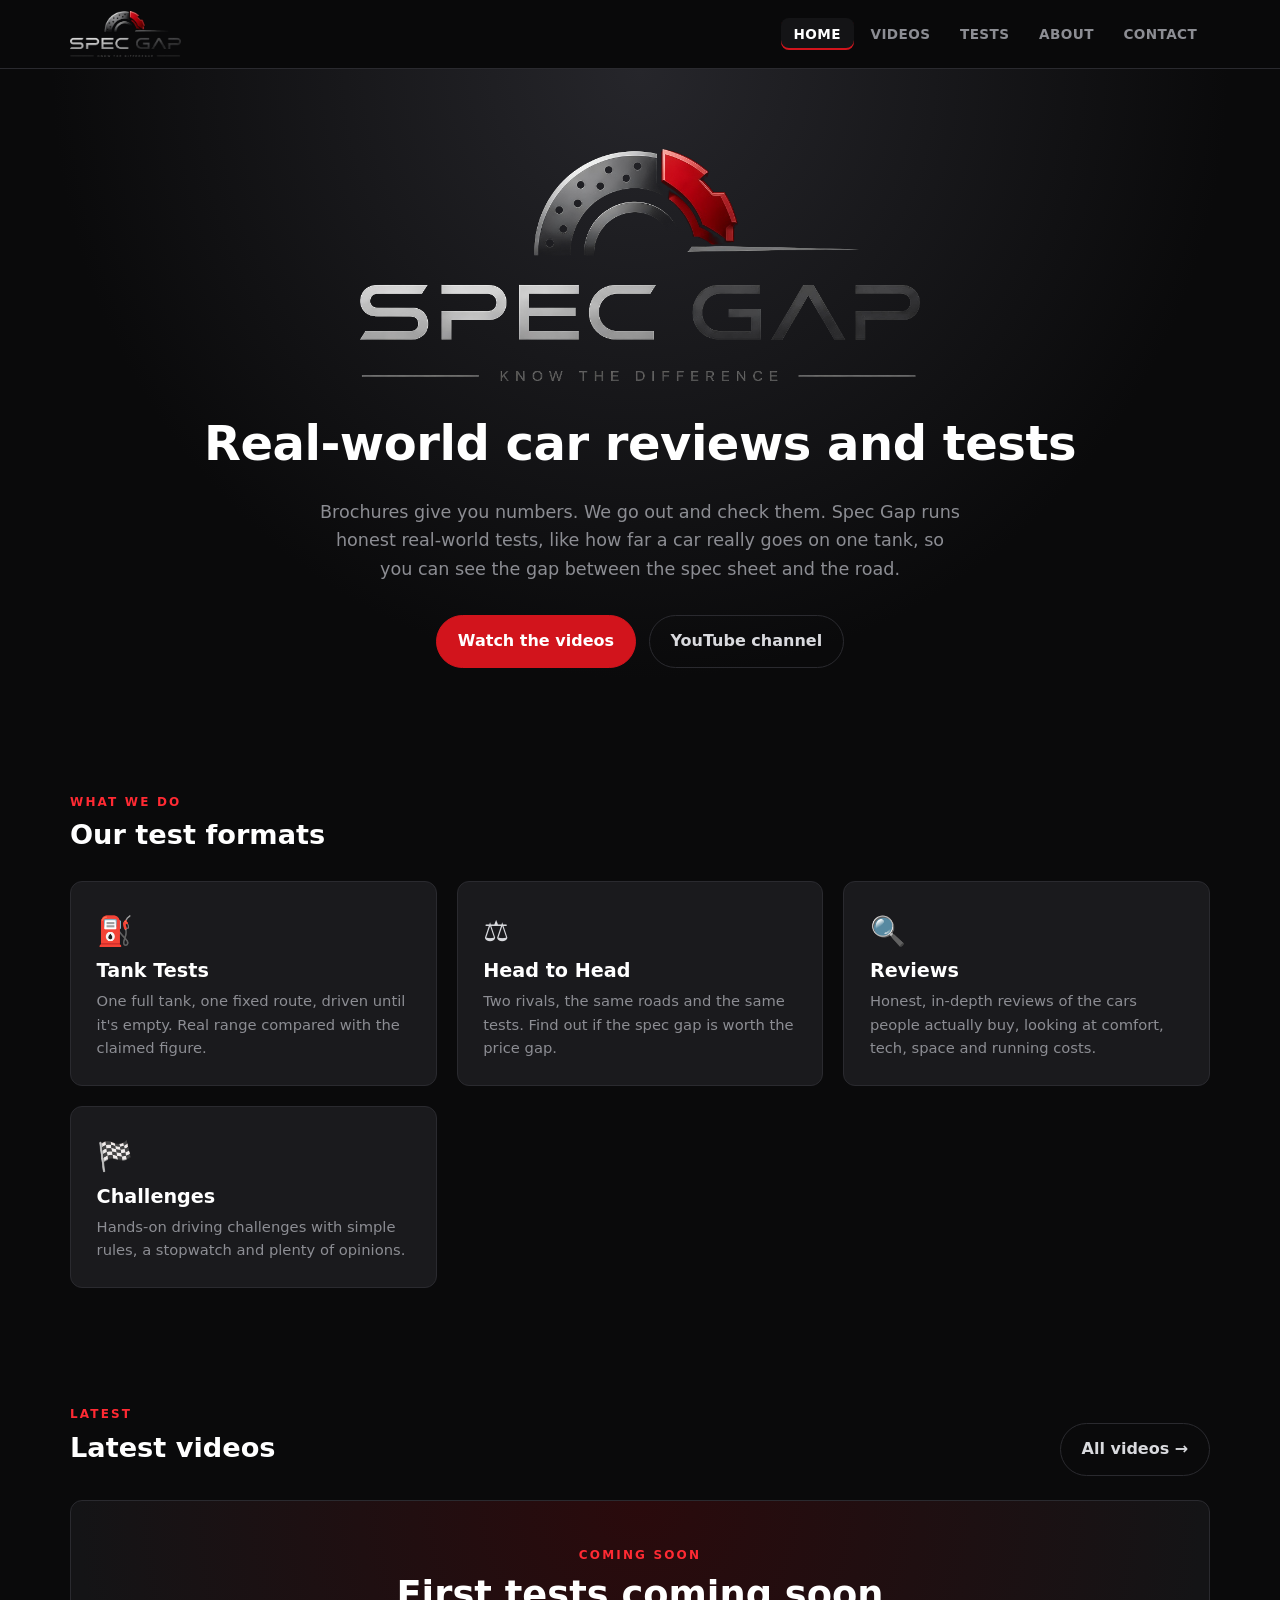
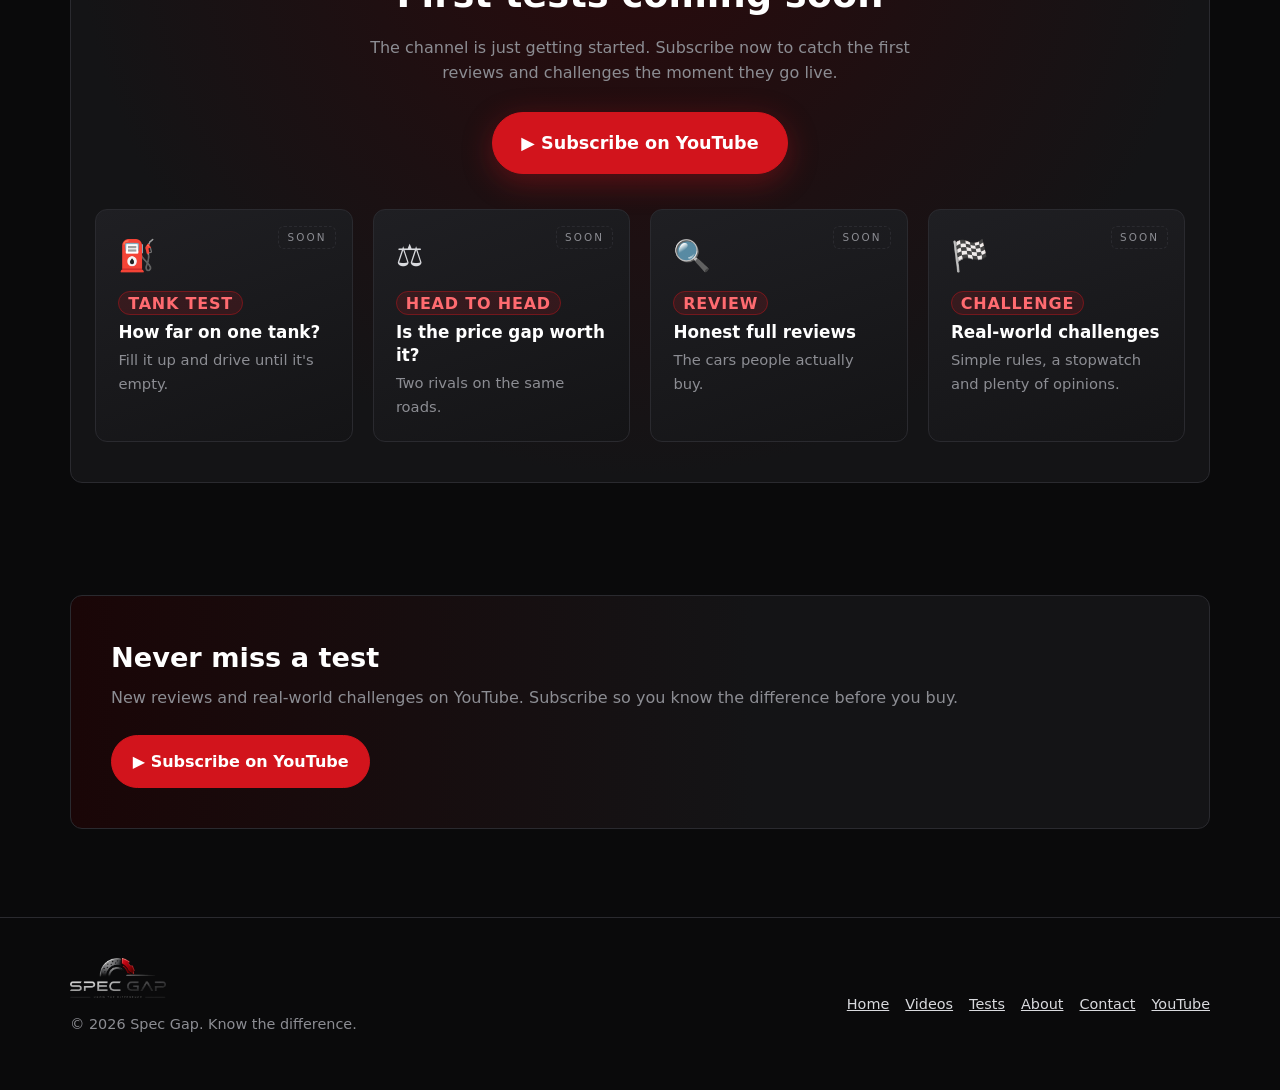
<file: index.html>
<!doctype html>
<html lang="en" data-channel="https://www.youtube.com/@specgap">
<head>
<meta charset="utf-8">
<meta name="viewport" content="width=device-width,initial-scale=1">
<title>Spec Gap | Real-World Car Reviews &amp; Road Tests</title>
<meta name="description" content="Spec Gap reviews cars and runs real-world road tests, like how far you can go on one tank of gas. Know the difference before you buy.">
<link rel="canonical" href="https://luxrepair2025-rgb.github.io/specgap/">
<meta name="robots" content="index,follow">
<meta name="theme-color" content="#0a0a0b">
<meta property="og:type" content="website">
<meta property="og:site_name" content="Spec Gap">
<meta property="og:title" content="Spec Gap | Real-World Car Reviews &amp; Road Tests">
<meta property="og:description" content="Spec Gap reviews cars and runs real-world road tests, like how far you can go on one tank of gas. Know the difference before you buy.">
<meta property="og:url" content="https://luxrepair2025-rgb.github.io/specgap/">
<meta property="og:image" content="https://luxrepair2025-rgb.github.io/specgap/assets/img/og-image.jpg">
<meta property="og:image:width" content="1200"><meta property="og:image:height" content="630">
<meta property="og:image:alt" content="Spec Gap logo: Know the difference">
<meta name="twitter:card" content="summary_large_image">
<meta name="twitter:title" content="Spec Gap | Real-World Car Reviews &amp; Road Tests">
<meta name="twitter:description" content="Spec Gap reviews cars and runs real-world road tests, like how far you can go on one tank of gas. Know the difference before you buy.">
<meta name="twitter:image" content="https://luxrepair2025-rgb.github.io/specgap/assets/img/og-image.jpg">
<link rel="icon" href="favicon.ico" sizes="any">
<link rel="icon" type="image/png" sizes="32x32" href="assets/img/favicon-32.png">
<link rel="icon" type="image/png" sizes="16x16" href="assets/img/favicon-16.png">
<link rel="apple-touch-icon" href="assets/img/apple-touch-icon.png">
<link rel="manifest" href="site.webmanifest">
<link rel="preconnect" href="https://i.ytimg.com">
<link rel="stylesheet" href="css/style.css">
<script type="application/ld+json">{"@context": "https://schema.org", "@type": "Organization", "@id": "https://luxrepair2025-rgb.github.io/specgap/#org", "name": "Spec Gap", "url": "https://luxrepair2025-rgb.github.io/specgap/", "logo": "https://luxrepair2025-rgb.github.io/specgap/assets/img/logo.png", "slogan": "Know the difference", "sameAs": ["https://www.youtube.com/@specgap"]}</script>
<script type="application/ld+json">{"@context": "https://schema.org", "@type": "WebSite", "@id": "https://luxrepair2025-rgb.github.io/specgap/#website", "name": "Spec Gap", "url": "https://luxrepair2025-rgb.github.io/specgap/", "publisher": {"@id": "https://luxrepair2025-rgb.github.io/specgap/#org"}, "inLanguage": "en"}</script>
<script type="application/ld+json">{"@context": "https://schema.org", "@type": "BreadcrumbList", "itemListElement": [{"@type": "ListItem", "position": 1, "name": "Home", "item": "https://luxrepair2025-rgb.github.io/specgap/"}]}</script>
</head>
<body>
<a class="skip" href="#main">Skip to content</a>
<header class="site"><div class="wrap">
<a class="brand" href="index.html" aria-label="Spec Gap home"><img src="assets/img/logo-600.png" alt="Spec Gap" width="600" height="249"></a>
<nav aria-label="Main"><button class="menu-btn" aria-expanded="false" aria-controls="menu" aria-label="Toggle menu">&#9776;</button><ul id="menu"><li><a href="index.html" aria-current="page">Home</a></li><li><a href="videos.html">Videos</a></li><li><a href="tests.html">Tests</a></li><li><a href="about.html">About</a></li><li><a href="contact.html">Contact</a></li></ul></nav>
</div></header>
<main id="main">
<section class="hero"><div class="wrap">
<img class="logo" src="assets/img/logo.png" alt="Spec Gap logo: brake disc with red caliper, tagline Know the Difference" width="983" height="408" fetchpriority="high">
<h1>Real-world car reviews and tests</h1>
<p>Brochures give you numbers. We go out and check them. Spec Gap runs honest real-world tests, like how far a car really goes on one tank, so you can see the gap between the spec sheet and the road.</p>
<div class="cta"><a class="btn btn-red" href="videos.html">Watch the videos</a><a class="btn btn-ghost" href="https://www.youtube.com/@specgap" target="_blank" rel="noopener">YouTube channel</a></div>
</div></section>

<section aria-labelledby="fmt"><div class="wrap"><span class="eyebrow">What we do</span><h2 id="fmt">Our test formats</h2>
<div class="grid" style="margin-top:1.5rem">
<a class="card feature" href="videos.html?category=Tank%20Test" style="text-decoration:none"><div class="icon" aria-hidden="true">&#9981;</div><h3>Tank Tests</h3><p>One full tank, one fixed route, driven until it's empty. Real range compared with the claimed figure.</p></a>
<a class="card feature" href="videos.html?category=Head%20to%20Head" style="text-decoration:none"><div class="icon" aria-hidden="true">&#9878;</div><h3>Head to Head</h3><p>Two rivals, the same roads and the same tests. Find out if the spec gap is worth the price gap.</p></a>
<a class="card feature" href="videos.html?category=Review" style="text-decoration:none"><div class="icon" aria-hidden="true">&#128269;</div><h3>Reviews</h3><p>Honest, in-depth reviews of the cars people actually buy, looking at comfort, tech, space and running costs.</p></a>
<a class="card feature" href="videos.html?category=Challenge" style="text-decoration:none"><div class="icon" aria-hidden="true">&#127937;</div><h3>Challenges</h3><p>Hands-on driving challenges with simple rules, a stopwatch and plenty of opinions.</p></a>
</div></div></section>
<section aria-labelledby="lv"><div class="wrap"><div class="sec-head"><div><span class="eyebrow">Latest</span><h2 id="lv">Latest videos</h2></div><a class="btn btn-ghost" href="videos.html">All videos &rarr;</a></div>
<div id="latest-videos"><div class="soon"><span class="eyebrow">Coming soon</span><h2>First tests coming soon</h2><p>The channel is just getting started. Subscribe now to catch the first reviews and challenges the moment they go live.</p>
<a class="btn btn-red btn-lg" href="https://www.youtube.com/@specgap?sub_confirmation=1" target="_blank" rel="noopener">&#9654; Subscribe on YouTube</a>
<div class="grid teasers">
<div class="card teaser"><div class="tz" aria-hidden="true">&#9981;</div><span class="tag">Tank Test</span><h3>How far on one tank?</h3><p>Fill it up and drive until it's empty.</p></div>
<div class="card teaser"><div class="tz" aria-hidden="true">&#9878;</div><span class="tag">Head to Head</span><h3>Is the price gap worth it?</h3><p>Two rivals on the same roads.</p></div>
<div class="card teaser"><div class="tz" aria-hidden="true">&#128269;</div><span class="tag">Review</span><h3>Honest full reviews</h3><p>The cars people actually buy.</p></div>
<div class="card teaser"><div class="tz" aria-hidden="true">&#127937;</div><span class="tag">Challenge</span><h3>Real-world challenges</h3><p>Simple rules, a stopwatch and plenty of opinions.</p></div>
</div></div></div></div></section>
<section><div class="wrap"><div class="cta-band"><div><h2>Never miss a test</h2><p>New reviews and real-world challenges on YouTube. Subscribe so you know the difference before you buy.</p></div>
<a class="btn btn-red" href="https://www.youtube.com/@specgap?sub_confirmation=1" target="_blank" rel="noopener">&#9654; Subscribe on YouTube</a></div></div></section>
</main>
<footer class="site"><div class="wrap">
<div><img src="assets/img/logo-600.png" alt="Spec Gap" width="600" height="249" loading="lazy"><p>&copy; <span id="year">2026</span> Spec Gap. Know the difference.</p></div>
<ul><li><a href="index.html" aria-current="page">Home</a></li><li><a href="videos.html">Videos</a></li><li><a href="tests.html">Tests</a></li><li><a href="about.html">About</a></li><li><a href="contact.html">Contact</a></li><li><a href="https://www.youtube.com/@specgap" target="_blank" rel="noopener">YouTube</a></li></ul>
</div></footer>
<script src="videos.js" defer></script>
<script src="js/main.js" defer></script>
</body>
</html>
</file>
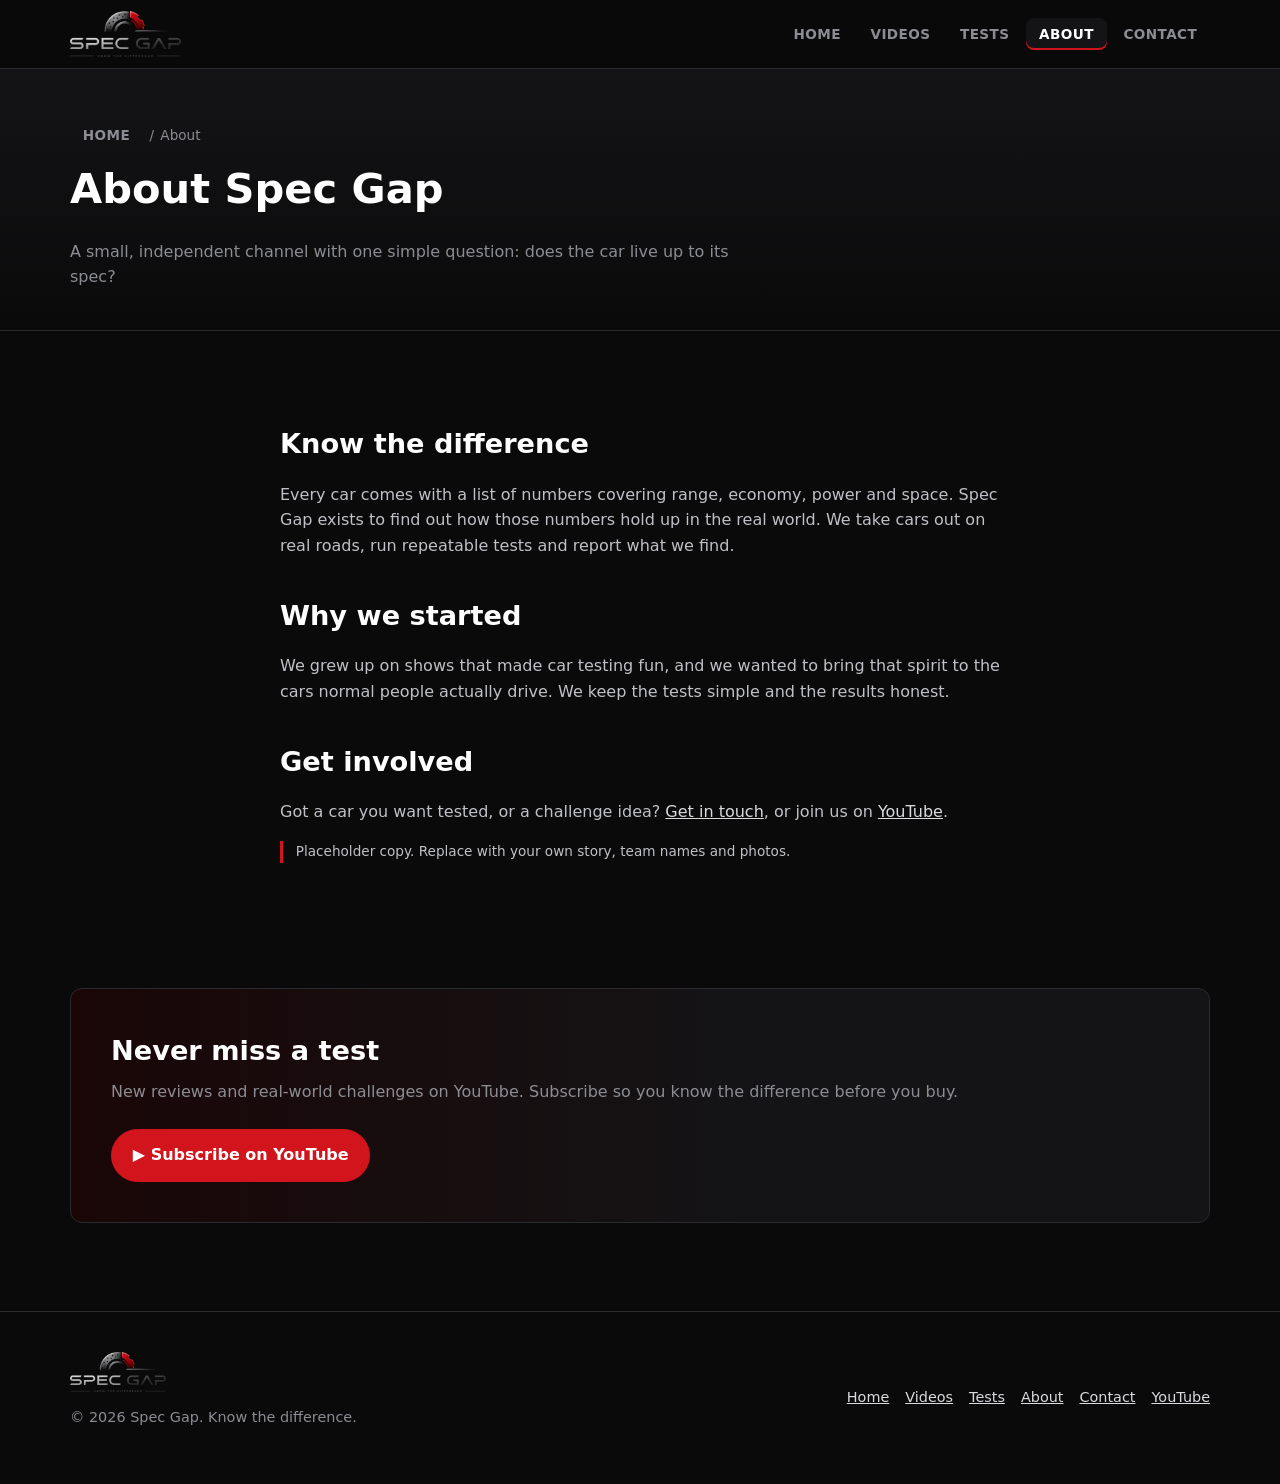
<file: about.html>
<!doctype html>
<html lang="en" data-channel="https://www.youtube.com/@specgap">
<head>
<meta charset="utf-8">
<meta name="viewport" content="width=device-width,initial-scale=1">
<title>About Spec Gap | Independent Car Review Channel</title>
<meta name="description" content="Spec Gap is an independent YouTube channel that reviews cars and runs real-world tests to show the gap between the spec sheet and the road.">
<link rel="canonical" href="https://luxrepair2025-rgb.github.io/specgap/about.html">
<meta name="robots" content="index,follow">
<meta name="theme-color" content="#0a0a0b">
<meta property="og:type" content="website">
<meta property="og:site_name" content="Spec Gap">
<meta property="og:title" content="About Spec Gap | Independent Car Review Channel">
<meta property="og:description" content="Spec Gap is an independent YouTube channel that reviews cars and runs real-world tests to show the gap between the spec sheet and the road.">
<meta property="og:url" content="https://luxrepair2025-rgb.github.io/specgap/about.html">
<meta property="og:image" content="https://luxrepair2025-rgb.github.io/specgap/assets/img/og-image.jpg">
<meta property="og:image:width" content="1200"><meta property="og:image:height" content="630">
<meta property="og:image:alt" content="Spec Gap logo: Know the difference">
<meta name="twitter:card" content="summary_large_image">
<meta name="twitter:title" content="About Spec Gap | Independent Car Review Channel">
<meta name="twitter:description" content="Spec Gap is an independent YouTube channel that reviews cars and runs real-world tests to show the gap between the spec sheet and the road.">
<meta name="twitter:image" content="https://luxrepair2025-rgb.github.io/specgap/assets/img/og-image.jpg">
<link rel="icon" href="favicon.ico" sizes="any">
<link rel="icon" type="image/png" sizes="32x32" href="assets/img/favicon-32.png">
<link rel="icon" type="image/png" sizes="16x16" href="assets/img/favicon-16.png">
<link rel="apple-touch-icon" href="assets/img/apple-touch-icon.png">
<link rel="manifest" href="site.webmanifest">
<link rel="preconnect" href="https://i.ytimg.com">
<link rel="stylesheet" href="css/style.css">
<script type="application/ld+json">{"@context": "https://schema.org", "@type": "Organization", "@id": "https://luxrepair2025-rgb.github.io/specgap/#org", "name": "Spec Gap", "url": "https://luxrepair2025-rgb.github.io/specgap/", "logo": "https://luxrepair2025-rgb.github.io/specgap/assets/img/logo.png", "slogan": "Know the difference", "sameAs": ["https://www.youtube.com/@specgap"]}</script>
<script type="application/ld+json">{"@context": "https://schema.org", "@type": "BreadcrumbList", "itemListElement": [{"@type": "ListItem", "position": 1, "name": "Home", "item": "https://luxrepair2025-rgb.github.io/specgap/"}, {"@type": "ListItem", "position": 2, "name": "About", "item": "https://luxrepair2025-rgb.github.io/specgap/about.html"}]}</script>
</head>
<body>
<a class="skip" href="#main">Skip to content</a>
<header class="site"><div class="wrap">
<a class="brand" href="index.html" aria-label="Spec Gap home"><img src="assets/img/logo-600.png" alt="Spec Gap" width="600" height="249"></a>
<nav aria-label="Main"><button class="menu-btn" aria-expanded="false" aria-controls="menu" aria-label="Toggle menu">&#9776;</button><ul id="menu"><li><a href="index.html">Home</a></li><li><a href="videos.html">Videos</a></li><li><a href="tests.html">Tests</a></li><li><a href="about.html" aria-current="page">About</a></li><li><a href="contact.html">Contact</a></li></ul></nav>
</div></header>
<main id="main">
<div class="page-head"><div class="wrap"><nav class="crumbs" aria-label="Breadcrumb"><ol><li><a href="index.html">Home</a></li><li aria-current="page">About</li></ol></nav>
<h1>About Spec Gap</h1><p>A small, independent channel with one simple question: does the car live up to its spec?</p></div></div><section><div class="wrap prose">
<h2>Know the difference</h2><p>Every car comes with a list of numbers covering range, economy, power and space. Spec Gap exists to find out how those numbers hold up in the real world. We take cars out on real roads, run repeatable tests and report what we find.</p>
<h2>Why we started</h2><p>We grew up on shows that made car testing fun, and we wanted to bring that spirit to the cars normal people actually drive. We keep the tests simple and the results honest.</p>
<h2>Get involved</h2><p>Got a car you want tested, or a challenge idea? <a href="contact.html">Get in touch</a>, or join us on <a href="https://www.youtube.com/@specgap" target="_blank" rel="noopener">YouTube</a>.</p>
<p class="note">Placeholder copy. Replace with your own story, team names and photos.</p></div></section><section><div class="wrap"><div class="cta-band"><div><h2>Never miss a test</h2><p>New reviews and real-world challenges on YouTube. Subscribe so you know the difference before you buy.</p></div>
<a class="btn btn-red" href="https://www.youtube.com/@specgap?sub_confirmation=1" target="_blank" rel="noopener">&#9654; Subscribe on YouTube</a></div></div></section>
</main>
<footer class="site"><div class="wrap">
<div><img src="assets/img/logo-600.png" alt="Spec Gap" width="600" height="249" loading="lazy"><p>&copy; <span id="year">2026</span> Spec Gap. Know the difference.</p></div>
<ul><li><a href="index.html">Home</a></li><li><a href="videos.html">Videos</a></li><li><a href="tests.html">Tests</a></li><li><a href="about.html" aria-current="page">About</a></li><li><a href="contact.html">Contact</a></li><li><a href="https://www.youtube.com/@specgap" target="_blank" rel="noopener">YouTube</a></li></ul>
</div></footer>
<script src="videos.js" defer></script>
<script src="js/main.js" defer></script>
</body>
</html>
</file>
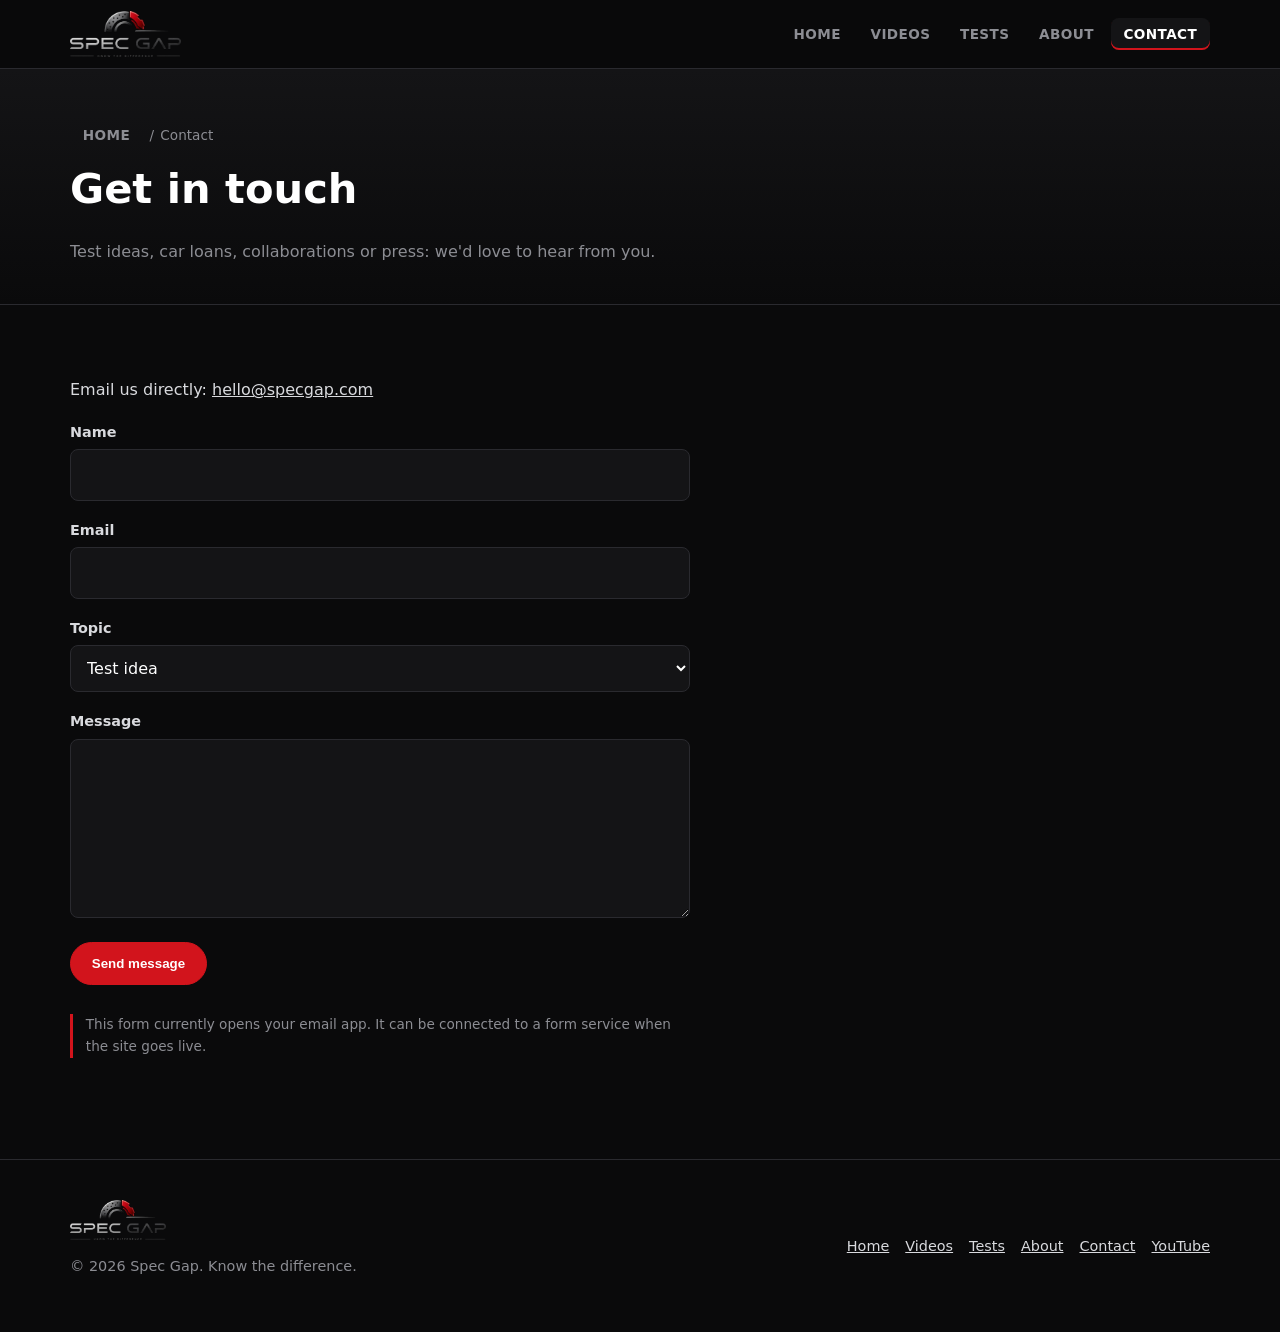
<file: contact.html>
<!doctype html>
<html lang="en" data-channel="https://www.youtube.com/@specgap">
<head>
<meta charset="utf-8">
<meta name="viewport" content="width=device-width,initial-scale=1">
<title>Contact Spec Gap | Test Ideas, Collaborations &amp; Press</title>
<meta name="description" content="Contact Spec Gap with test ideas, car loans, brand collaborations or press enquiries.">
<link rel="canonical" href="https://luxrepair2025-rgb.github.io/specgap/contact.html">
<meta name="robots" content="index,follow">
<meta name="theme-color" content="#0a0a0b">
<meta property="og:type" content="website">
<meta property="og:site_name" content="Spec Gap">
<meta property="og:title" content="Contact Spec Gap | Test Ideas, Collaborations &amp; Press">
<meta property="og:description" content="Contact Spec Gap with test ideas, car loans, brand collaborations or press enquiries.">
<meta property="og:url" content="https://luxrepair2025-rgb.github.io/specgap/contact.html">
<meta property="og:image" content="https://luxrepair2025-rgb.github.io/specgap/assets/img/og-image.jpg">
<meta property="og:image:width" content="1200"><meta property="og:image:height" content="630">
<meta property="og:image:alt" content="Spec Gap logo: Know the difference">
<meta name="twitter:card" content="summary_large_image">
<meta name="twitter:title" content="Contact Spec Gap | Test Ideas, Collaborations &amp; Press">
<meta name="twitter:description" content="Contact Spec Gap with test ideas, car loans, brand collaborations or press enquiries.">
<meta name="twitter:image" content="https://luxrepair2025-rgb.github.io/specgap/assets/img/og-image.jpg">
<link rel="icon" href="favicon.ico" sizes="any">
<link rel="icon" type="image/png" sizes="32x32" href="assets/img/favicon-32.png">
<link rel="icon" type="image/png" sizes="16x16" href="assets/img/favicon-16.png">
<link rel="apple-touch-icon" href="assets/img/apple-touch-icon.png">
<link rel="manifest" href="site.webmanifest">
<link rel="preconnect" href="https://i.ytimg.com">
<link rel="stylesheet" href="css/style.css">
<script type="application/ld+json">{"@context": "https://schema.org", "@type": "Organization", "@id": "https://luxrepair2025-rgb.github.io/specgap/#org", "name": "Spec Gap", "url": "https://luxrepair2025-rgb.github.io/specgap/", "logo": "https://luxrepair2025-rgb.github.io/specgap/assets/img/logo.png", "slogan": "Know the difference", "sameAs": ["https://www.youtube.com/@specgap"]}</script>
<script type="application/ld+json">{"@context": "https://schema.org", "@type": "BreadcrumbList", "itemListElement": [{"@type": "ListItem", "position": 1, "name": "Home", "item": "https://luxrepair2025-rgb.github.io/specgap/"}, {"@type": "ListItem", "position": 2, "name": "Contact", "item": "https://luxrepair2025-rgb.github.io/specgap/contact.html"}]}</script>
</head>
<body>
<a class="skip" href="#main">Skip to content</a>
<header class="site"><div class="wrap">
<a class="brand" href="index.html" aria-label="Spec Gap home"><img src="assets/img/logo-600.png" alt="Spec Gap" width="600" height="249"></a>
<nav aria-label="Main"><button class="menu-btn" aria-expanded="false" aria-controls="menu" aria-label="Toggle menu">&#9776;</button><ul id="menu"><li><a href="index.html">Home</a></li><li><a href="videos.html">Videos</a></li><li><a href="tests.html">Tests</a></li><li><a href="about.html">About</a></li><li><a href="contact.html" aria-current="page">Contact</a></li></ul></nav>
</div></header>
<main id="main">
<div class="page-head"><div class="wrap"><nav class="crumbs" aria-label="Breadcrumb"><ol><li><a href="index.html">Home</a></li><li aria-current="page">Contact</li></ol></nav>
<h1>Get in touch</h1><p>Test ideas, car loans, collaborations or press: we'd love to hear from you.</p></div></div><section><div class="wrap">
<p>Email us directly: <a href="mailto:hello@specgap.com">hello@specgap.com</a></p>
<form action="mailto:hello@specgap.com" method="post" enctype="text/plain">
<!-- PLACEHOLDER FORM: on Netlify add the attribute data-netlify="true" and name="contact" and remove action; or point action at Formspree etc. -->
<div><label for="name">Name</label><input id="name" name="name" autocomplete="name" required></div>
<div><label for="email">Email</label><input id="email" name="email" type="email" autocomplete="email" required></div>
<div><label for="topic">Topic</label><select id="topic" name="topic"><option>Test idea</option><option>Car loan / collaboration</option><option>Press</option><option>Other</option></select></div>
<div><label for="msg">Message</label><textarea id="msg" name="message" rows="6" required></textarea></div>
<div><button class="btn btn-red" type="submit">Send message</button></div>
<p class="note">This form currently opens your email app. It can be connected to a form service when the site goes live.</p>
</form></div></section>
</main>
<footer class="site"><div class="wrap">
<div><img src="assets/img/logo-600.png" alt="Spec Gap" width="600" height="249" loading="lazy"><p>&copy; <span id="year">2026</span> Spec Gap. Know the difference.</p></div>
<ul><li><a href="index.html">Home</a></li><li><a href="videos.html">Videos</a></li><li><a href="tests.html">Tests</a></li><li><a href="about.html">About</a></li><li><a href="contact.html" aria-current="page">Contact</a></li><li><a href="https://www.youtube.com/@specgap" target="_blank" rel="noopener">YouTube</a></li></ul>
</div></footer>
<script src="videos.js" defer></script>
<script src="js/main.js" defer></script>
</body>
</html>
</file>
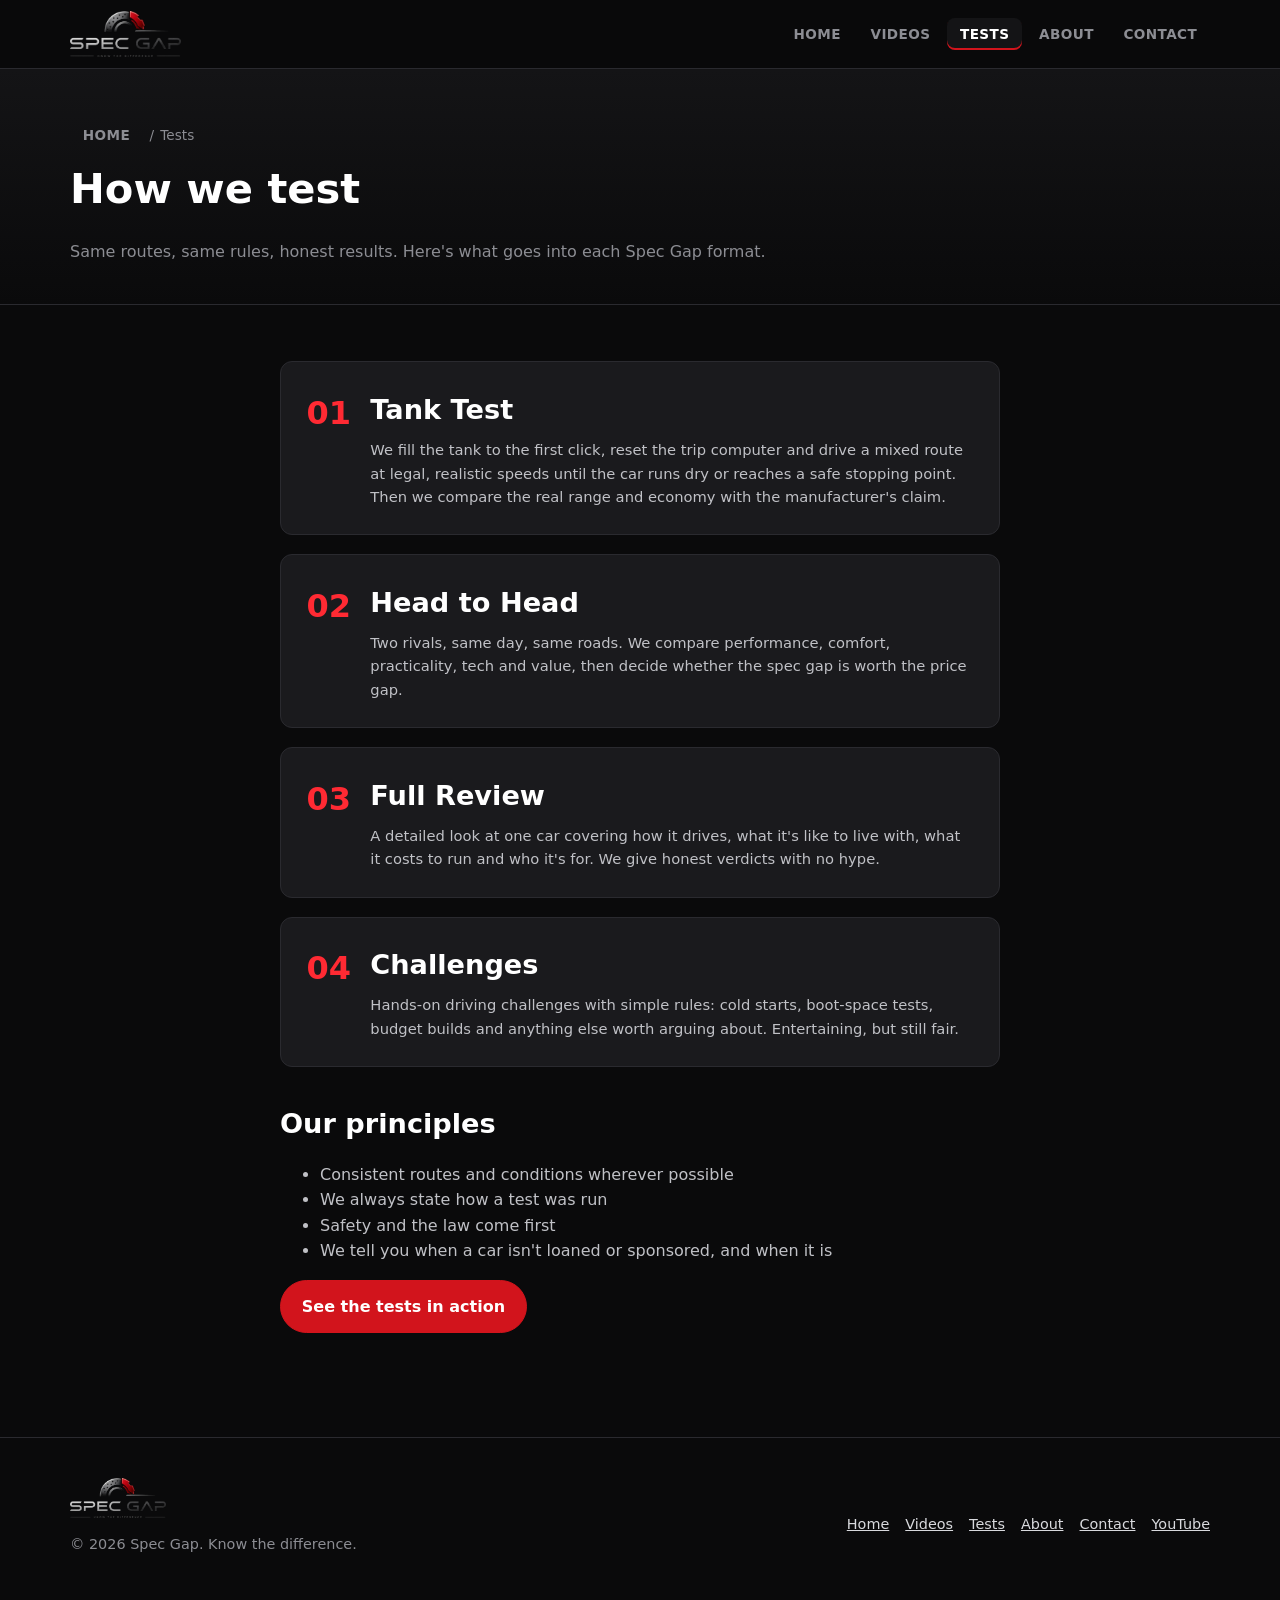
<file: tests.html>
<!doctype html>
<html lang="en" data-channel="https://www.youtube.com/@specgap">
<head>
<meta charset="utf-8">
<meta name="viewport" content="width=device-width,initial-scale=1">
<title>Our Test Formats | How Spec Gap Tests Cars</title>
<meta name="description" content="How Spec Gap tests cars: one-tank range runs, head-to-head comparisons, in-depth reviews and real-world driving challenges, with consistent methods you can trust.">
<link rel="canonical" href="https://luxrepair2025-rgb.github.io/specgap/tests.html">
<meta name="robots" content="index,follow">
<meta name="theme-color" content="#0a0a0b">
<meta property="og:type" content="website">
<meta property="og:site_name" content="Spec Gap">
<meta property="og:title" content="Our Test Formats | How Spec Gap Tests Cars">
<meta property="og:description" content="How Spec Gap tests cars: one-tank range runs, head-to-head comparisons, in-depth reviews and real-world driving challenges, with consistent methods you can trust.">
<meta property="og:url" content="https://luxrepair2025-rgb.github.io/specgap/tests.html">
<meta property="og:image" content="https://luxrepair2025-rgb.github.io/specgap/assets/img/og-image.jpg">
<meta property="og:image:width" content="1200"><meta property="og:image:height" content="630">
<meta property="og:image:alt" content="Spec Gap logo: Know the difference">
<meta name="twitter:card" content="summary_large_image">
<meta name="twitter:title" content="Our Test Formats | How Spec Gap Tests Cars">
<meta name="twitter:description" content="How Spec Gap tests cars: one-tank range runs, head-to-head comparisons, in-depth reviews and real-world driving challenges, with consistent methods you can trust.">
<meta name="twitter:image" content="https://luxrepair2025-rgb.github.io/specgap/assets/img/og-image.jpg">
<link rel="icon" href="favicon.ico" sizes="any">
<link rel="icon" type="image/png" sizes="32x32" href="assets/img/favicon-32.png">
<link rel="icon" type="image/png" sizes="16x16" href="assets/img/favicon-16.png">
<link rel="apple-touch-icon" href="assets/img/apple-touch-icon.png">
<link rel="manifest" href="site.webmanifest">
<link rel="preconnect" href="https://i.ytimg.com">
<link rel="stylesheet" href="css/style.css">
<script type="application/ld+json">{"@context": "https://schema.org", "@type": "Organization", "@id": "https://luxrepair2025-rgb.github.io/specgap/#org", "name": "Spec Gap", "url": "https://luxrepair2025-rgb.github.io/specgap/", "logo": "https://luxrepair2025-rgb.github.io/specgap/assets/img/logo.png", "slogan": "Know the difference", "sameAs": ["https://www.youtube.com/@specgap"]}</script>
<script type="application/ld+json">{"@context": "https://schema.org", "@type": "BreadcrumbList", "itemListElement": [{"@type": "ListItem", "position": 1, "name": "Home", "item": "https://luxrepair2025-rgb.github.io/specgap/"}, {"@type": "ListItem", "position": 2, "name": "Tests", "item": "https://luxrepair2025-rgb.github.io/specgap/tests.html"}]}</script>
</head>
<body>
<a class="skip" href="#main">Skip to content</a>
<header class="site"><div class="wrap">
<a class="brand" href="index.html" aria-label="Spec Gap home"><img src="assets/img/logo-600.png" alt="Spec Gap" width="600" height="249"></a>
<nav aria-label="Main"><button class="menu-btn" aria-expanded="false" aria-controls="menu" aria-label="Toggle menu">&#9776;</button><ul id="menu"><li><a href="index.html">Home</a></li><li><a href="videos.html">Videos</a></li><li><a href="tests.html" aria-current="page">Tests</a></li><li><a href="about.html">About</a></li><li><a href="contact.html">Contact</a></li></ul></nav>
</div></header>
<main id="main">
<div class="page-head"><div class="wrap"><nav class="crumbs" aria-label="Breadcrumb"><ol><li><a href="index.html">Home</a></li><li aria-current="page">Tests</li></ol></nav>
<h1>How we test</h1><p>Same routes, same rules, honest results. Here's what goes into each Spec Gap format.</p></div></div><section><div class="wrap prose">
<article class="card test"><div class="num">01</div><div><h2 style="margin-top:0">Tank Test</h2><p>We fill the tank to the first click, reset the trip computer and drive a mixed route at legal, realistic speeds until the car runs dry or reaches a safe stopping point. Then we compare the real range and economy with the manufacturer's claim.</p></div></article>
<article class="card test"><div class="num">02</div><div><h2 style="margin-top:0">Head to Head</h2><p>Two rivals, same day, same roads. We compare performance, comfort, practicality, tech and value, then decide whether the spec gap is worth the price gap.</p></div></article>
<article class="card test"><div class="num">03</div><div><h2 style="margin-top:0">Full Review</h2><p>A detailed look at one car covering how it drives, what it's like to live with, what it costs to run and who it's for. We give honest verdicts with no hype.</p></div></article>
<article class="card test"><div class="num">04</div><div><h2 style="margin-top:0">Challenges</h2><p>Hands-on driving challenges with simple rules: cold starts, boot-space tests, budget builds and anything else worth arguing about. Entertaining, but still fair.</p></div></article>
<h2>Our principles</h2><ul><li>Consistent routes and conditions wherever possible</li><li>We always state how a test was run</li><li>Safety and the law come first</li><li>We tell you when a car isn't loaned or sponsored, and when it is</li></ul>
<p><a class="btn btn-red" href="videos.html">See the tests in action</a></p></div></section>
</main>
<footer class="site"><div class="wrap">
<div><img src="assets/img/logo-600.png" alt="Spec Gap" width="600" height="249" loading="lazy"><p>&copy; <span id="year">2026</span> Spec Gap. Know the difference.</p></div>
<ul><li><a href="index.html">Home</a></li><li><a href="videos.html">Videos</a></li><li><a href="tests.html" aria-current="page">Tests</a></li><li><a href="about.html">About</a></li><li><a href="contact.html">Contact</a></li><li><a href="https://www.youtube.com/@specgap" target="_blank" rel="noopener">YouTube</a></li></ul>
</div></footer>
<script src="videos.js" defer></script>
<script src="js/main.js" defer></script>
</body>
</html>
</file>
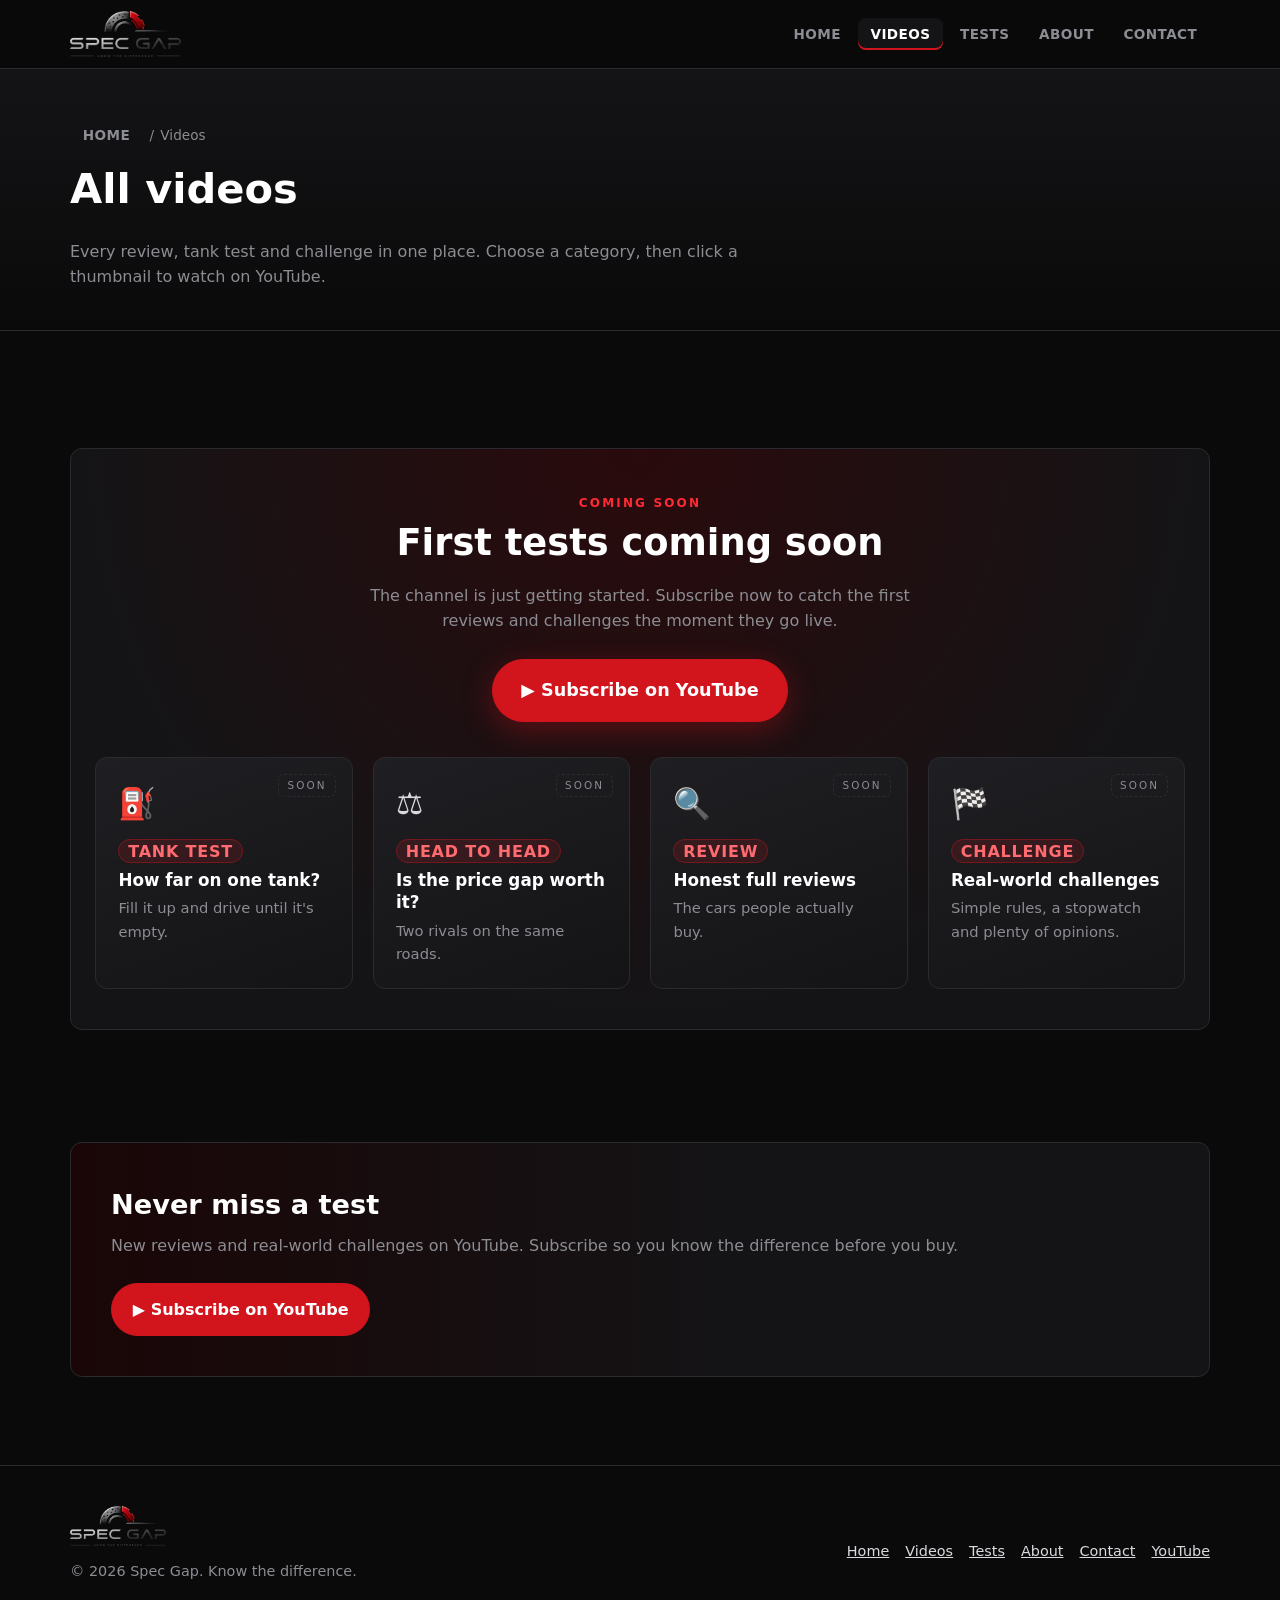
<file: videos.html>
<!doctype html>
<html lang="en" data-channel="https://www.youtube.com/@specgap">
<head>
<meta charset="utf-8">
<meta name="viewport" content="width=device-width,initial-scale=1">
<title>Videos | Car Reviews, Tank Tests &amp; Challenges | Spec Gap</title>
<meta name="description" content="Browse every Spec Gap video: car reviews, one-tank range tests, head-to-head comparisons and real-world driving challenges. Filter by category and watch on YouTube.">
<link rel="canonical" href="https://luxrepair2025-rgb.github.io/specgap/videos.html">
<meta name="robots" content="index,follow">
<meta name="theme-color" content="#0a0a0b">
<meta property="og:type" content="website">
<meta property="og:site_name" content="Spec Gap">
<meta property="og:title" content="Videos | Car Reviews, Tank Tests &amp; Challenges | Spec Gap">
<meta property="og:description" content="Browse every Spec Gap video: car reviews, one-tank range tests, head-to-head comparisons and real-world driving challenges. Filter by category and watch on YouTube.">
<meta property="og:url" content="https://luxrepair2025-rgb.github.io/specgap/videos.html">
<meta property="og:image" content="https://luxrepair2025-rgb.github.io/specgap/assets/img/og-image.jpg">
<meta property="og:image:width" content="1200"><meta property="og:image:height" content="630">
<meta property="og:image:alt" content="Spec Gap logo: Know the difference">
<meta name="twitter:card" content="summary_large_image">
<meta name="twitter:title" content="Videos | Car Reviews, Tank Tests &amp; Challenges | Spec Gap">
<meta name="twitter:description" content="Browse every Spec Gap video: car reviews, one-tank range tests, head-to-head comparisons and real-world driving challenges. Filter by category and watch on YouTube.">
<meta name="twitter:image" content="https://luxrepair2025-rgb.github.io/specgap/assets/img/og-image.jpg">
<link rel="icon" href="favicon.ico" sizes="any">
<link rel="icon" type="image/png" sizes="32x32" href="assets/img/favicon-32.png">
<link rel="icon" type="image/png" sizes="16x16" href="assets/img/favicon-16.png">
<link rel="apple-touch-icon" href="assets/img/apple-touch-icon.png">
<link rel="manifest" href="site.webmanifest">
<link rel="preconnect" href="https://i.ytimg.com">
<link rel="stylesheet" href="css/style.css">
<script type="application/ld+json">{"@context": "https://schema.org", "@type": "Organization", "@id": "https://luxrepair2025-rgb.github.io/specgap/#org", "name": "Spec Gap", "url": "https://luxrepair2025-rgb.github.io/specgap/", "logo": "https://luxrepair2025-rgb.github.io/specgap/assets/img/logo.png", "slogan": "Know the difference", "sameAs": ["https://www.youtube.com/@specgap"]}</script>
<script type="application/ld+json">{"@context": "https://schema.org", "@type": "BreadcrumbList", "itemListElement": [{"@type": "ListItem", "position": 1, "name": "Home", "item": "https://luxrepair2025-rgb.github.io/specgap/"}, {"@type": "ListItem", "position": 2, "name": "Videos", "item": "https://luxrepair2025-rgb.github.io/specgap/videos.html"}]}</script>
</head>
<body>
<a class="skip" href="#main">Skip to content</a>
<header class="site"><div class="wrap">
<a class="brand" href="index.html" aria-label="Spec Gap home"><img src="assets/img/logo-600.png" alt="Spec Gap" width="600" height="249"></a>
<nav aria-label="Main"><button class="menu-btn" aria-expanded="false" aria-controls="menu" aria-label="Toggle menu">&#9776;</button><ul id="menu"><li><a href="index.html">Home</a></li><li><a href="videos.html" aria-current="page">Videos</a></li><li><a href="tests.html">Tests</a></li><li><a href="about.html">About</a></li><li><a href="contact.html">Contact</a></li></ul></nav>
</div></header>
<main id="main">
<div class="page-head"><div class="wrap"><nav class="crumbs" aria-label="Breadcrumb"><ol><li><a href="index.html">Home</a></li><li aria-current="page">Videos</li></ol></nav>
<h1>All videos</h1><p>Every review, tank test and challenge in one place. Choose a category, then click a thumbnail to watch on YouTube.</p></div></div><section><div class="wrap"><div class="filters" id="filters" hidden role="group" aria-label="Filter videos by category"></div>
<p class="meta" id="count" aria-live="polite"></p>
<div class="" id="all-videos"><div class="soon"><span class="eyebrow">Coming soon</span><h2>First tests coming soon</h2><p>The channel is just getting started. Subscribe now to catch the first reviews and challenges the moment they go live.</p>
<a class="btn btn-red btn-lg" href="https://www.youtube.com/@specgap?sub_confirmation=1" target="_blank" rel="noopener">&#9654; Subscribe on YouTube</a>
<div class="grid teasers">
<div class="card teaser"><div class="tz" aria-hidden="true">&#9981;</div><span class="tag">Tank Test</span><h3>How far on one tank?</h3><p>Fill it up and drive until it's empty.</p></div>
<div class="card teaser"><div class="tz" aria-hidden="true">&#9878;</div><span class="tag">Head to Head</span><h3>Is the price gap worth it?</h3><p>Two rivals on the same roads.</p></div>
<div class="card teaser"><div class="tz" aria-hidden="true">&#128269;</div><span class="tag">Review</span><h3>Honest full reviews</h3><p>The cars people actually buy.</p></div>
<div class="card teaser"><div class="tz" aria-hidden="true">&#127937;</div><span class="tag">Challenge</span><h3>Real-world challenges</h3><p>Simple rules, a stopwatch and plenty of opinions.</p></div>
</div></div></div></div></section><section><div class="wrap"><div class="cta-band"><div><h2>Never miss a test</h2><p>New reviews and real-world challenges on YouTube. Subscribe so you know the difference before you buy.</p></div>
<a class="btn btn-red" href="https://www.youtube.com/@specgap?sub_confirmation=1" target="_blank" rel="noopener">&#9654; Subscribe on YouTube</a></div></div></section>
</main>
<footer class="site"><div class="wrap">
<div><img src="assets/img/logo-600.png" alt="Spec Gap" width="600" height="249" loading="lazy"><p>&copy; <span id="year">2026</span> Spec Gap. Know the difference.</p></div>
<ul><li><a href="index.html">Home</a></li><li><a href="videos.html" aria-current="page">Videos</a></li><li><a href="tests.html">Tests</a></li><li><a href="about.html">About</a></li><li><a href="contact.html">Contact</a></li><li><a href="https://www.youtube.com/@specgap" target="_blank" rel="noopener">YouTube</a></li></ul>
</div></footer>
<script src="videos.js" defer></script>
<script src="js/main.js" defer></script>
</body>
</html>
</file>
<file: css/style.css>
:root{--bg:#0a0a0b;--bg2:#141416;--card:#1a1a1d;--line:#2a2a2f;--silver:#d9dade;--grey:#8c8d93;--red:#d2141c;--red2:#ff2a33;--r:12px;--max:1180px}
*{box-sizing:border-box}html{scroll-behavior:smooth}
body{margin:0;background:var(--bg);color:var(--silver);font:16px/1.6 system-ui,-apple-system,"Segoe UI",Roboto,Arial,sans-serif}
img{max-width:100%;height:auto;display:block}a{color:var(--silver)}a:hover{color:#fff}
:focus-visible{outline:2px solid var(--red2);outline-offset:3px}
.skip{position:absolute;left:-999px;top:0;background:var(--red);color:#fff;padding:.6rem 1rem;z-index:99}.skip:focus{left:1rem}
.wrap{max-width:var(--max);margin:0 auto;padding:0 1.25rem}
header.site{position:sticky;top:0;z-index:50;background:rgba(10,10,11,.92);backdrop-filter:blur(8px);border-bottom:1px solid var(--line)}
header.site .wrap{display:flex;align-items:center;justify-content:space-between;height:68px}
.brand img{height:46px;width:auto}
nav ul{list-style:none;display:flex;gap:.25rem;margin:0;padding:0}
nav a{text-decoration:none;padding:.5rem .8rem;border-radius:8px;color:var(--grey);font-weight:600;letter-spacing:.03em;text-transform:uppercase;font-size:.85rem}
nav a:hover,nav a[aria-current=page]{color:#fff;background:var(--bg2)}nav a[aria-current=page]{box-shadow:inset 0 -2px 0 var(--red)}
.menu-btn{display:none;background:none;border:1px solid var(--line);color:var(--silver);border-radius:8px;padding:.45rem .7rem;font-size:1rem;cursor:pointer}
@media(max-width:760px){.menu-btn{display:block}nav ul{display:none;position:absolute;top:68px;left:0;right:0;flex-direction:column;background:var(--bg);border-bottom:1px solid var(--line);padding:.5rem 1rem 1rem}nav ul.open{display:flex}}
.btn{display:inline-flex;align-items:center;gap:.5rem;padding:.8rem 1.3rem;border-radius:999px;font-weight:700;text-decoration:none;border:1px solid var(--line);transition:.2s}
.btn-red{background:var(--red);border-color:var(--red);color:#fff}.btn-red:hover{background:var(--red2)}
.btn-ghost:hover{border-color:var(--silver)}
.hero{position:relative;overflow:hidden;padding:5rem 0 4rem;text-align:center;background:radial-gradient(ellipse at 50% 0,#26262b 0,var(--bg) 65%)}
.hero img.logo{width:min(560px,90%);margin:0 auto 1.5rem}
.hero h1{font-size:clamp(1.8rem,4vw,3rem);margin:.2rem 0;color:#fff;letter-spacing:-.01em}
.hero p{max-width:640px;margin:1rem auto 2rem;color:var(--grey);font-size:1.1rem}
.hero .cta{display:flex;gap:.8rem;justify-content:center;flex-wrap:wrap}
.page-head{padding:3.5rem 0 1.5rem;border-bottom:1px solid var(--line);background:linear-gradient(180deg,var(--bg2),var(--bg))}
.page-head h1{margin:0;color:#fff;font-size:clamp(1.8rem,4vw,2.6rem)}.page-head p{color:var(--grey);max-width:700px}
.crumbs{font-size:.85rem;color:var(--grey)}.crumbs ol{list-style:none;display:flex;gap:.4rem;padding:0;margin:0 0 .6rem}.crumbs li+li:before{content:"/";margin-right:.4rem}
section{padding:3.5rem 0}section h2{color:#fff;font-size:1.7rem;margin:0 0 .4rem}.eyebrow{color:var(--red2);text-transform:uppercase;letter-spacing:.18em;font-size:.75rem;font-weight:700}
.sec-head{display:flex;justify-content:space-between;align-items:end;gap:1rem;margin-bottom:1.5rem;flex-wrap:wrap}
.grid{display:grid;gap:1.25rem;grid-template-columns:repeat(auto-fill,minmax(280px,1fr))}
.card{background:var(--card);border:1px solid var(--line);border-radius:var(--r);overflow:hidden;transition:transform .2s,border-color .2s}
.card:hover{transform:translateY(-3px);border-color:#44444b}
.video a{text-decoration:none;color:inherit;display:block}
.thumb{position:relative;aspect-ratio:16/9;background:#000}.thumb img{width:100%;height:100%;object-fit:cover}
.thumb .play{position:absolute;inset:0;display:grid;place-items:center;opacity:.85;transition:.2s}
.thumb .play span{width:62px;height:44px;border-radius:12px;background:var(--red);display:grid;place-items:center}
.thumb .play span:after{content:"";border-left:16px solid #fff;border-top:10px solid transparent;border-bottom:10px solid transparent;margin-left:4px}
.video a:hover .play{opacity:1;transform:scale(1.06)}
.card .body{padding:1rem 1.1rem 1.2rem}.card h3{margin:.3rem 0;font-size:1.05rem;color:#fff;line-height:1.35}.card p{margin:.3rem 0 0;color:var(--grey);font-size:.92rem}
.meta{display:flex;gap:.6rem;align-items:center;font-size:.78rem;color:var(--grey)}
.tag{background:rgba(210,20,28,.15);color:#ff6b70;border:1px solid rgba(210,20,28,.4);padding:.1rem .55rem;border-radius:999px;font-weight:700;text-transform:uppercase;letter-spacing:.05em}
.filters{display:flex;gap:.5rem;flex-wrap:wrap;margin:1.5rem 0}
.filters button{background:var(--bg2);color:var(--silver);border:1px solid var(--line);border-radius:999px;padding:.5rem 1rem;font-weight:600;cursor:pointer}
.filters button[aria-pressed=true]{background:var(--red);border-color:var(--red);color:#fff}
.feature{padding:1.6rem}.feature .icon{font-size:1.8rem}.feature h3{font-size:1.2rem}
.cta-band{background:linear-gradient(90deg,#1a0607,#141416 60%);border:1px solid var(--line);border-radius:var(--r);padding:2.5rem;display:flex;justify-content:space-between;align-items:center;gap:1.5rem;flex-wrap:wrap}
.cta-band h2{margin:0}.cta-band p{margin:.4rem 0 0;color:var(--grey)}
.prose{max-width:760px}.prose h2{margin-top:2.2rem}.prose p,.prose li{color:#c0c1c6}
.test{display:grid;grid-template-columns:auto 1fr;gap:1.2rem;padding:1.6rem;margin-bottom:1.2rem}.test .num{font-size:2rem;font-weight:800;color:var(--red2)}
form{display:grid;gap:1rem;max-width:620px}label{font-weight:600;font-size:.9rem}
input,textarea,select{width:100%;margin-top:.3rem;background:var(--bg2);border:1px solid var(--line);color:#fff;border-radius:8px;padding:.75rem;font:inherit}
.note{font-size:.85rem;color:var(--grey);border-left:3px solid var(--red);padding-left:.8rem}
footer.site{border-top:1px solid var(--line);padding:2.5rem 0;color:var(--grey);font-size:.9rem;margin-top:2rem}
footer.site .wrap{display:flex;justify-content:space-between;gap:1.5rem;flex-wrap:wrap;align-items:center}footer.site img{height:40px;width:auto}
footer ul{list-style:none;display:flex;gap:1rem;padding:0;margin:0;flex-wrap:wrap}
.empty{color:var(--grey);padding:2rem 0}
@media(prefers-reduced-motion:reduce){*{transition:none!important;scroll-behavior:auto!important}}
.soon{text-align:center;padding:2.5rem 1.5rem;border:1px solid var(--line);border-radius:var(--r);background:radial-gradient(ellipse at 50% 0,#2a0a0c 0,var(--bg2) 70%)}
.soon h2{font-size:clamp(1.6rem,3.5vw,2.3rem)}.soon>p{color:var(--grey);max-width:560px;margin:.6rem auto 1.6rem}
.btn-lg{font-size:1.1rem;padding:1rem 1.8rem;box-shadow:0 8px 30px rgba(210,20,28,.35)}
.teasers{margin-top:2.2rem;text-align:left}.teaser{padding:1.4rem;background:linear-gradient(160deg,#1f1f23,#141416);position:relative}
.teaser .tz{font-size:1.9rem;margin-bottom:.6rem}.teaser:after{content:"SOON";position:absolute;top:1rem;right:1rem;font-size:.65rem;letter-spacing:.2em;color:var(--grey);border:1px dashed var(--line);padding:.15rem .5rem;border-radius:6px}
@media(min-width:1000px){.teasers{grid-template-columns:repeat(4,1fr)}}
</file>
